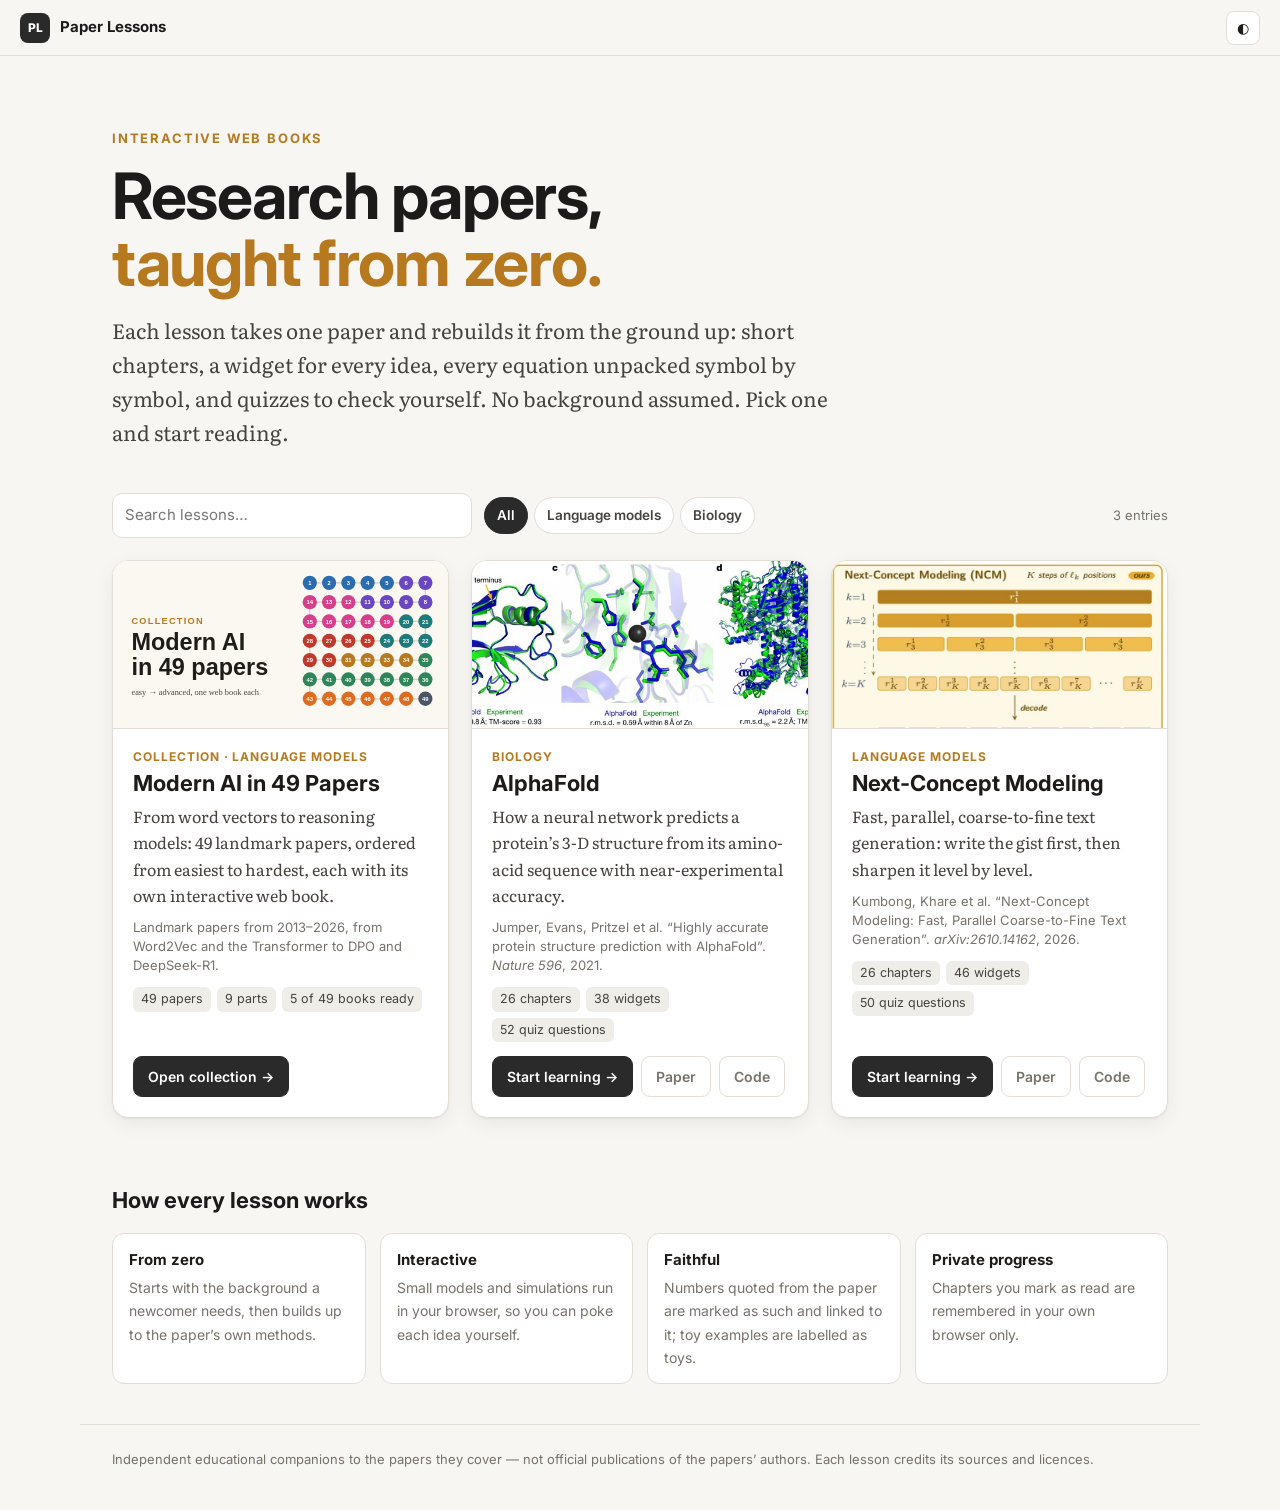
<file: index.html>
<!doctype html>
<html lang="en">
<head>
<meta charset="utf-8">
<meta name="viewport" content="width=device-width, initial-scale=1">
<title>Paper Lessons</title>
<meta name="description" content="Interactive web books that teach research papers from zero — every idea with a widget, every equation unpacked.">
<link rel="icon" href="data:image/svg+xml,%3Csvg xmlns='http://www.w3.org/2000/svg' viewBox='0 0 32 32'%3E%3Crect width='32' height='32' rx='8' fill='%23222'/%3E%3Cpath d='M9 8h10l4 4v12H9z' fill='none' stroke='white' stroke-width='2.2' stroke-linejoin='round'/%3E%3Cpath d='M12 16h8M12 20h6' stroke='white' stroke-width='2' stroke-linecap='round'/%3E%3C/svg%3E">
<link rel="preconnect" href="https://fonts.googleapis.com">
<link rel="preconnect" href="https://fonts.gstatic.com" crossorigin>
<link href="https://fonts.googleapis.com/css2?family=Inter:wght@400;500;600;700;800&family=Literata:ital,opsz,wght@0,7..72,400;0,7..72,600;1,7..72,400&display=swap" rel="stylesheet">
<link rel="stylesheet" href="home/home.css">
</head>
<body>
<header class="top">
  <a class="brand" href="./"><span class="mark">PL</span>Paper Lessons</a>
  <button class="icon-btn" id="themeBtn" aria-label="Toggle dark mode" title="Light / dark">◐</button>
</header>

<main>
  <section class="hero">
    <div class="eyebrow">Interactive web books</div>
    <h1>Research papers,<br><em>taught from zero.</em></h1>
    <p class="sub">Each lesson takes one paper and rebuilds it from the ground up: short chapters, a widget for every idea, every equation unpacked symbol by symbol, and quizzes to check yourself. No background assumed. Pick one and start reading.</p>
  </section>

  <section class="catalogue" aria-label="Lessons">
    <div class="filters">
      <input type="search" id="q" placeholder="Search lessons…" aria-label="Search lessons">
      <div class="chips" id="chips" role="group" aria-label="Filter by field"></div>
      <span class="count" id="count"></span>
    </div>
    <div class="grid" id="grid"></div>
    <p class="empty" id="empty" hidden>No lesson matches that search.</p>
  </section>

  <section class="how">
    <h2>How every lesson works</h2>
    <div class="how-grid">
      <div><b>From zero</b><span>Starts with the background a newcomer needs, then builds up to the paper’s own methods.</span></div>
      <div><b>Interactive</b><span>Small models and simulations run in your browser, so you can poke each idea yourself.</span></div>
      <div><b>Faithful</b><span>Numbers quoted from the paper are marked as such and linked to it; toy examples are labelled as toys.</span></div>
      <div><b>Private progress</b><span>Chapters you mark as read are remembered in your own browser only.</span></div>
    </div>
  </section>
</main>

<footer class="foot">Independent educational companions to the papers they cover — not official publications of the papers’ authors. Each lesson credits its sources and licences.</footer>

<script src="home/lessons.js"></script>
<script src="ai49_collection/collection.js"></script>
<script>
(function () {
  'use strict';
  var store = {
    get: function (k, d) { try { var v = localStorage.getItem(k); return v == null ? d : JSON.parse(v); } catch (e) { return d; } },
    set: function (k, v) { try { localStorage.setItem(k, JSON.stringify(v)); } catch (e) {} }
  };
  // theme (shared key so the choice carries across visits of the home page)
  var saved = store.get('home:theme', null);
  if (saved) document.documentElement.setAttribute('data-theme', saved);
  document.getElementById('themeBtn').addEventListener('click', function () {
    var cur = document.documentElement.getAttribute('data-theme') || (matchMedia('(prefers-color-scheme: dark)').matches ? 'dark' : 'light');
    var nx = cur === 'dark' ? 'light' : 'dark';
    document.documentElement.setAttribute('data-theme', nx); store.set('home:theme', nx);
  });

  var lessons = (window.LESSONS || []).slice().sort(function (a, b) { return a.added < b.added ? 1 : -1; });
  var field = 'All', query = '';
  var grid = document.getElementById('grid'), chips = document.getElementById('chips');

  function esc(s) { return String(s).replace(/[&<>"]/g, function (c) { return { '&': '&amp;', '<': '&lt;', '>': '&gt;', '"': '&quot;' }[c]; }); }
  function progress(l) {
    var done = store.get(l.store + 'done', {}), n = 0;
    for (var k in done) if (done[k]) n++;
    return { read: Math.min(n, l.stats.chapters), last: store.get(l.store + 'last', null) };
  }
  // collections: counts and reading progress across their ready books
  function collectionInfo(c) {
    var data = window[c.data] || { lessons: [], parts: [] }, read = 0, total = 0, ready = 0;
    data.lessons.forEach(function (b) {
      if (b.status !== 'ready' || !b.stats) return;
      ready++; total += b.stats.chapters;
      var p = progress({ store: 'ai49:' + b.slug + ':', stats: b.stats }); read += p.read;
    });
    var years = data.lessons.map(function (b) { return b.paper.year; });
    return { papers: data.lessons.length, parts: data.parts.length, ready: ready, read: read, total: total,
             span: years.length ? Math.min.apply(null, years) + '–' + Math.max.apply(null, years) : '' };
  }
  ['All'].concat(lessons.map(function (l) { return l.field; }).filter(function (f, i, a) { return a.indexOf(f) === i; })).forEach(function (f) {
    var b = document.createElement('button'); b.className = 'chip' + (f === field ? ' on' : ''); b.textContent = f;
    b.addEventListener('click', function () { field = f; chips.querySelectorAll('.chip').forEach(function (c) { c.classList.toggle('on', c.textContent === f); }); draw(); });
    chips.appendChild(b);
  });
  document.getElementById('q').addEventListener('input', function (e) { query = e.target.value.trim().toLowerCase(); draw(); });

  function draw() {
    var shown = lessons.filter(function (l) {
      if (field !== 'All' && l.field !== field) return false;
      if (!query) return true;
      var text = l.type === 'collection'
        ? [l.title, l.subtitle, l.field].concat(((window[l.data] || {}).lessons || []).map(function (b) { return b.title + ' ' + b.paper.title; }))
        : [l.title, l.subtitle, l.field, l.paper.authors, l.paper.title, l.paper.venue, l.paper.year];
      return text.join(' ').toLowerCase().indexOf(query) >= 0;
    });
    grid.innerHTML = shown.map(function (l) {
      if (l.type === 'collection') return collectionCard(l);
      var p = progress(l), pct = Math.round(100 * p.read / l.stats.chapters);
      var start = l.id + '/', resume = p.last ? l.id + '/#' + encodeURIComponent(p.last) : null;
      return '<article class="card">' +
        '<a class="cover" href="' + start + '" tabindex="-1" aria-hidden="true"><img src="' + esc(l.cover) + '" alt="" loading="lazy"></a>' +
        '<div class="body">' +
          '<div class="tag">' + esc(l.field) + '</div>' +
          '<h3><a href="' + start + '">' + esc(l.title) + '</a></h3>' +
          '<p class="desc">' + esc(l.subtitle) + '</p>' +
          '<p class="cite">' + esc(l.paper.authors) + ' “' + esc(l.paper.title) + '”. <i>' + esc(l.paper.venue) + '</i>, ' + esc(l.paper.year) + '.</p>' +
          '<div class="stats"><span>' + l.stats.chapters + ' chapters</span><span>' + l.stats.widgets + ' widgets</span><span>' + l.stats.quizzes + ' quiz questions</span></div>' +
          (p.read ? '<div class="prog" title="' + p.read + ' of ' + l.stats.chapters + ' chapters read"><div style="width:' + pct + '%"></div></div><div class="prog-label">' + p.read + ' / ' + l.stats.chapters + ' chapters read</div>' : '') +
          '<div class="actions">' +
            (resume ? '<a class="btn primary" href="' + resume + '">Resume →</a><a class="btn" href="' + start + '">From the start</a>' : '<a class="btn primary" href="' + start + '">Start learning →</a>') +
            '<a class="btn ghost" href="' + esc(l.paper.url) + '">Paper</a>' +
            (l.code ? '<a class="btn ghost" href="' + esc(l.code) + '">Code</a>' : '') +
          '</div>' +
        '</div></article>';
    }).join('');
    document.getElementById('empty').hidden = shown.length > 0;
    document.getElementById('count').textContent = shown.length + (shown.length === 1 ? ' entry' : ' entries');
  }
  function collectionCard(l) {
    var c = collectionInfo(l), start = l.id + '/';
    return '<article class="card">' +
      '<a class="cover" href="' + start + '" tabindex="-1" aria-hidden="true"><img src="' + esc(l.cover) + '" alt="" loading="lazy"></a>' +
      '<div class="body">' +
        '<div class="tag">Collection · ' + esc(l.field) + '</div>' +
        '<h3><a href="' + start + '">' + esc(l.title) + '</a></h3>' +
        '<p class="desc">' + esc(l.subtitle) + '</p>' +
        '<p class="cite">Landmark papers from ' + esc(c.span) + ', from Word2Vec and the Transformer to DPO and DeepSeek-R1.</p>' +
        '<div class="stats"><span>' + c.papers + ' papers</span><span>' + c.parts + ' parts</span><span>' + c.ready + ' of ' + c.papers + ' books ready</span></div>' +
        (c.read ? '<div class="prog" title="' + c.read + ' of ' + c.total + ' chapters read"><div style="width:' + Math.round(100 * c.read / c.total) + '%"></div></div><div class="prog-label">' + c.read + ' / ' + c.total + ' chapters read</div>' : '') +
        '<div class="actions"><a class="btn primary" href="' + start + '">Open collection →</a></div>' +
      '</div></article>';
  }
  draw();
})();
</script>
</body>
</html>
</file>
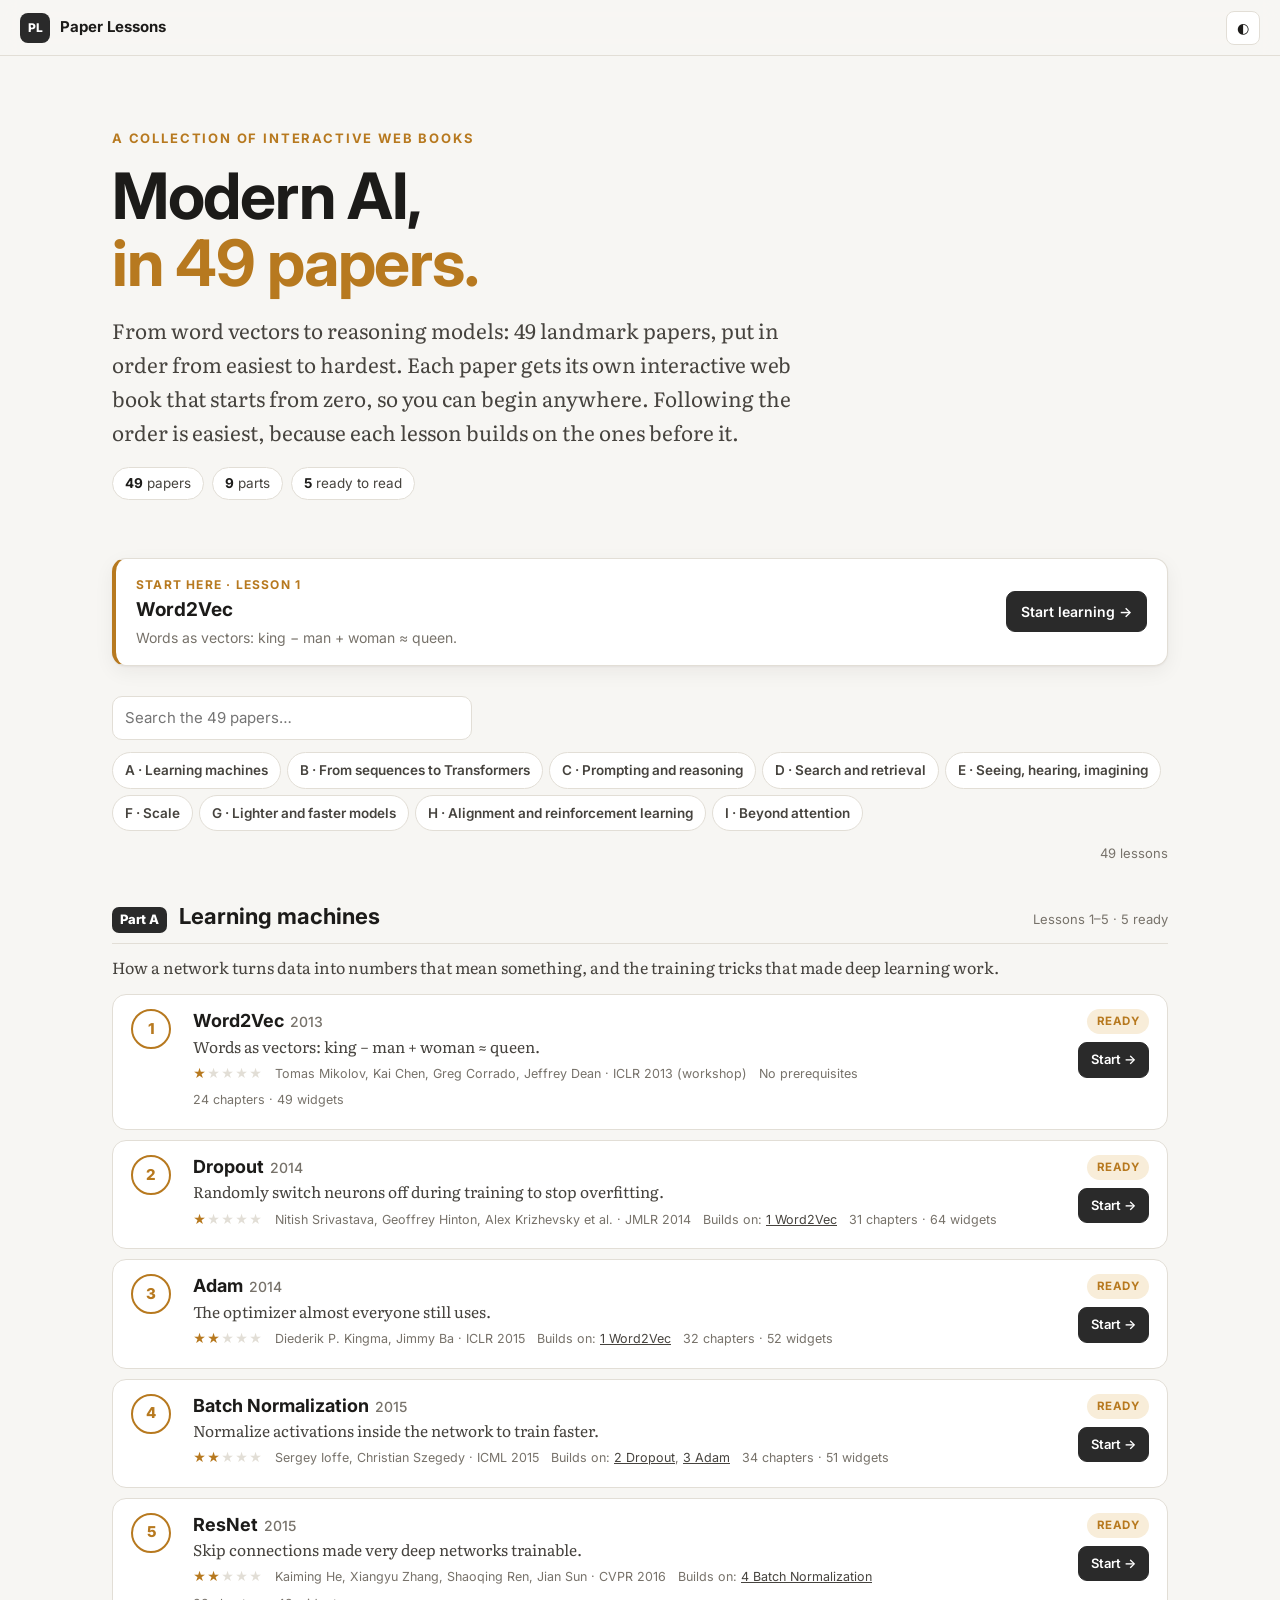
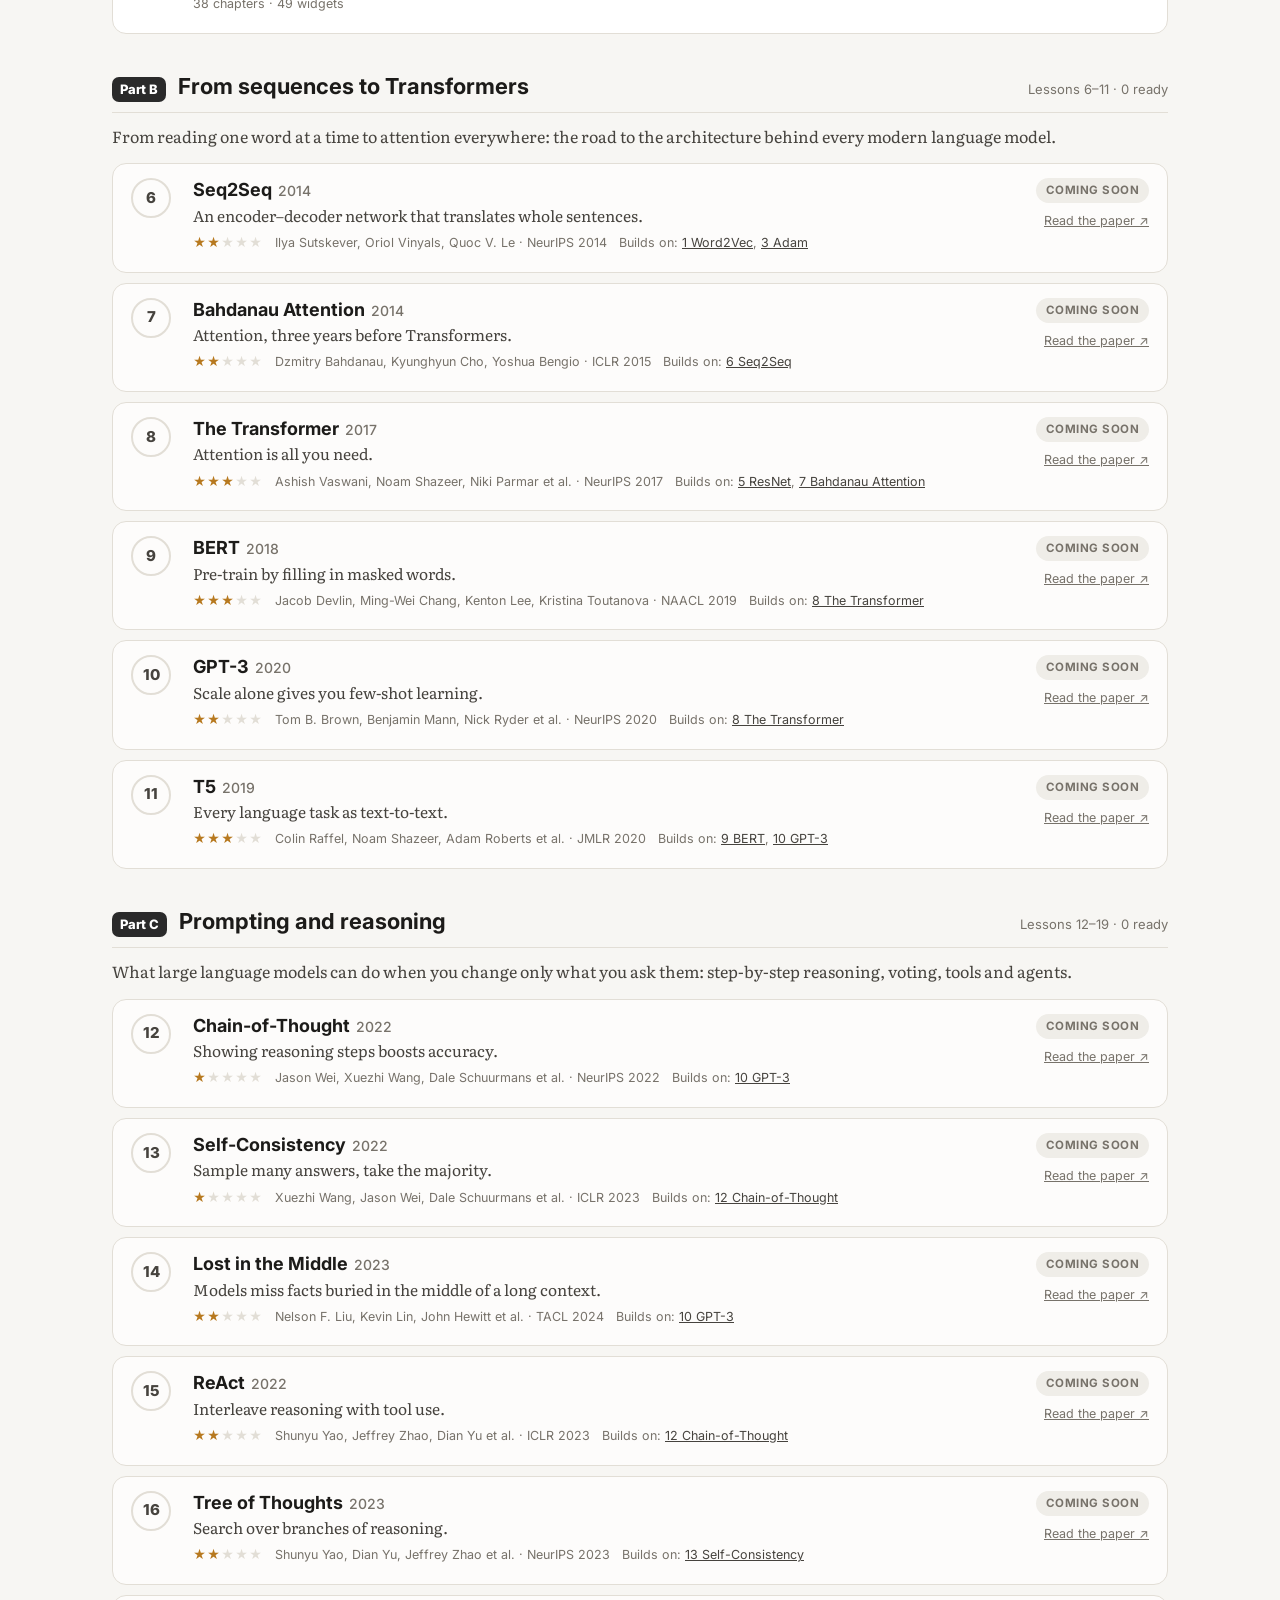
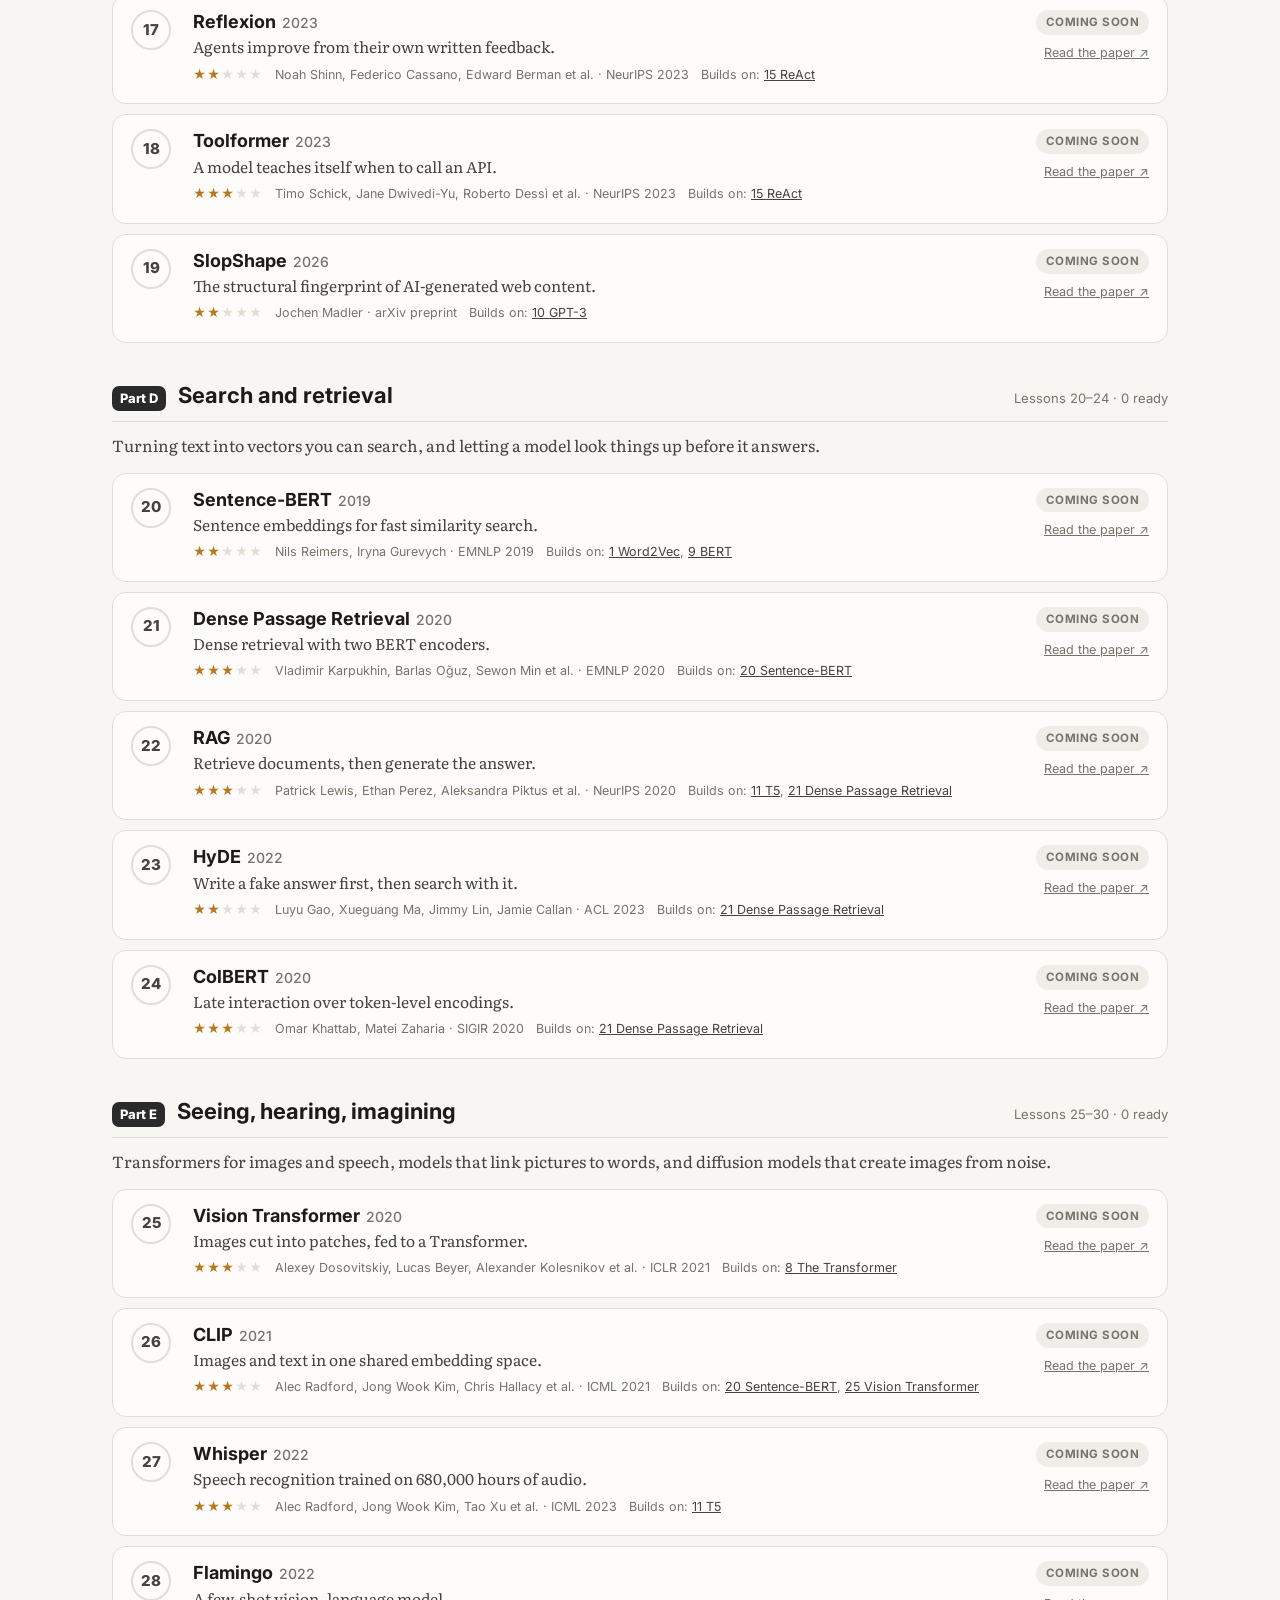
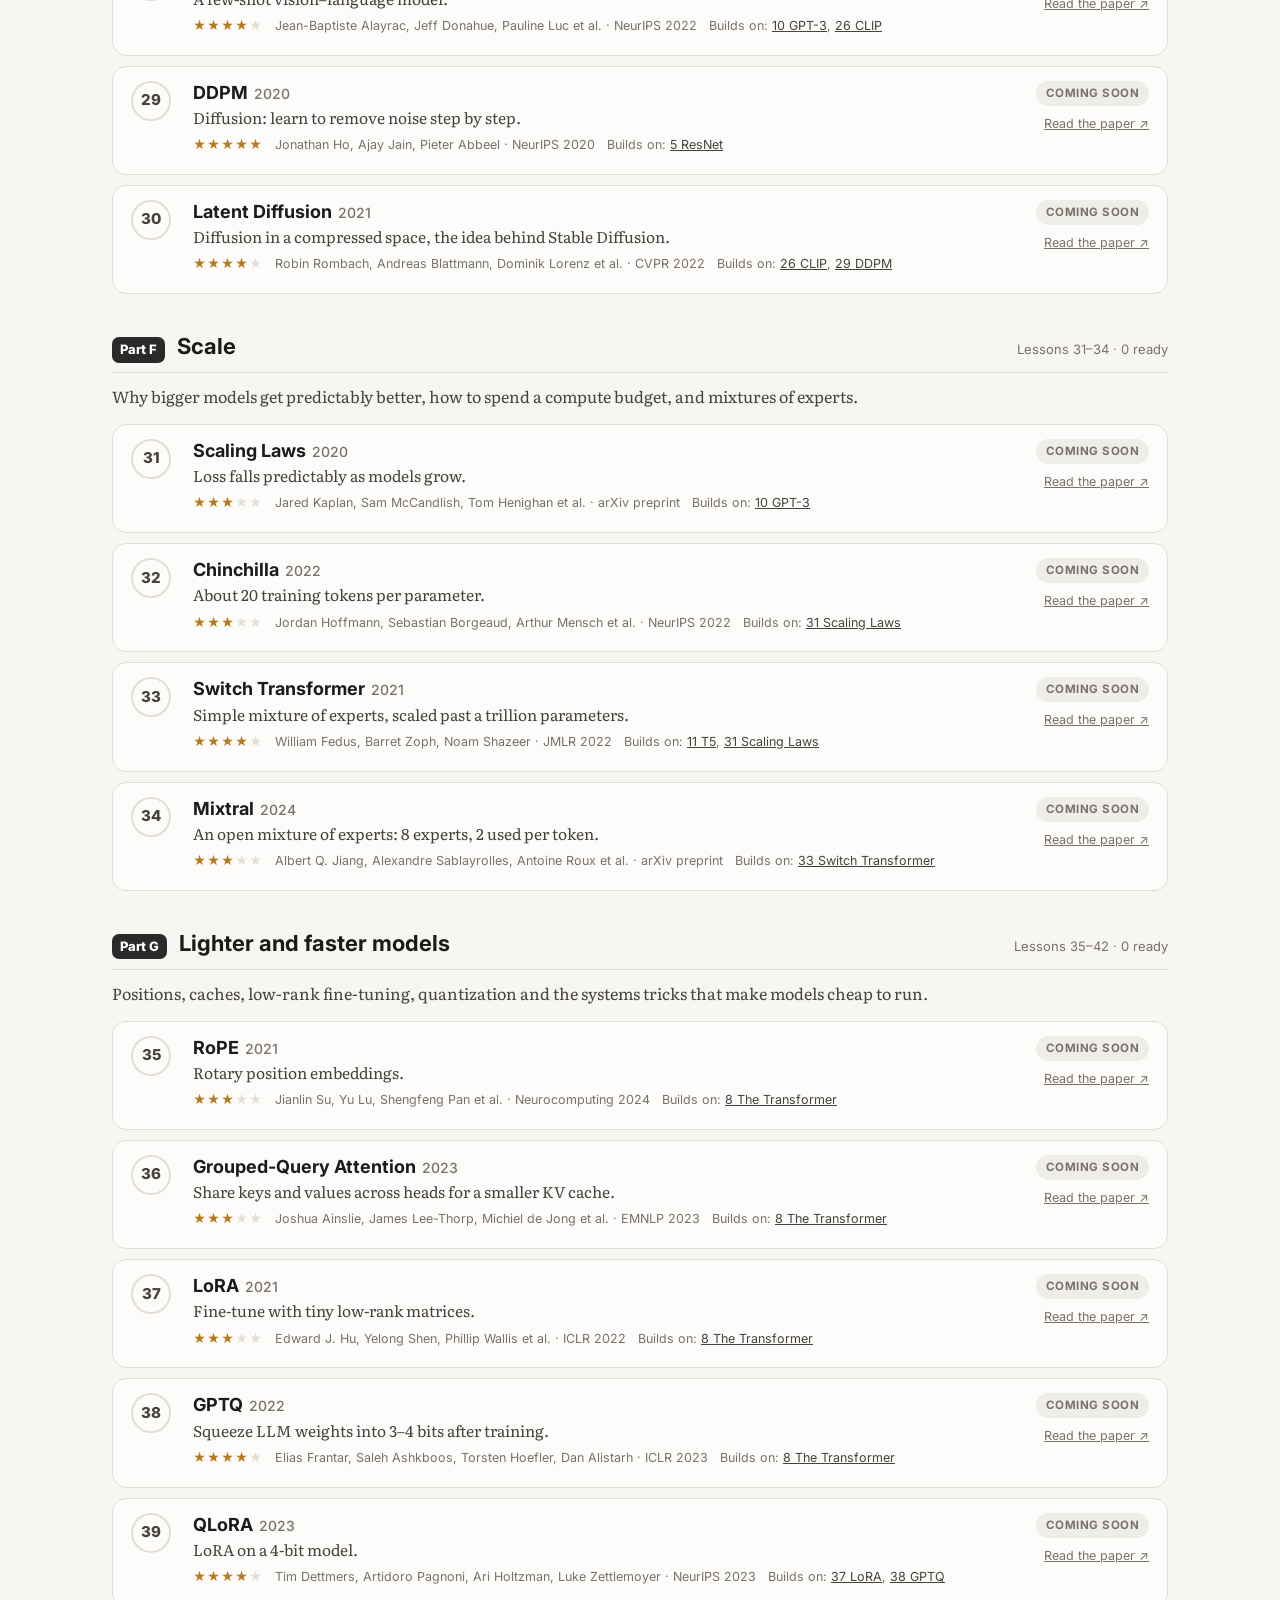
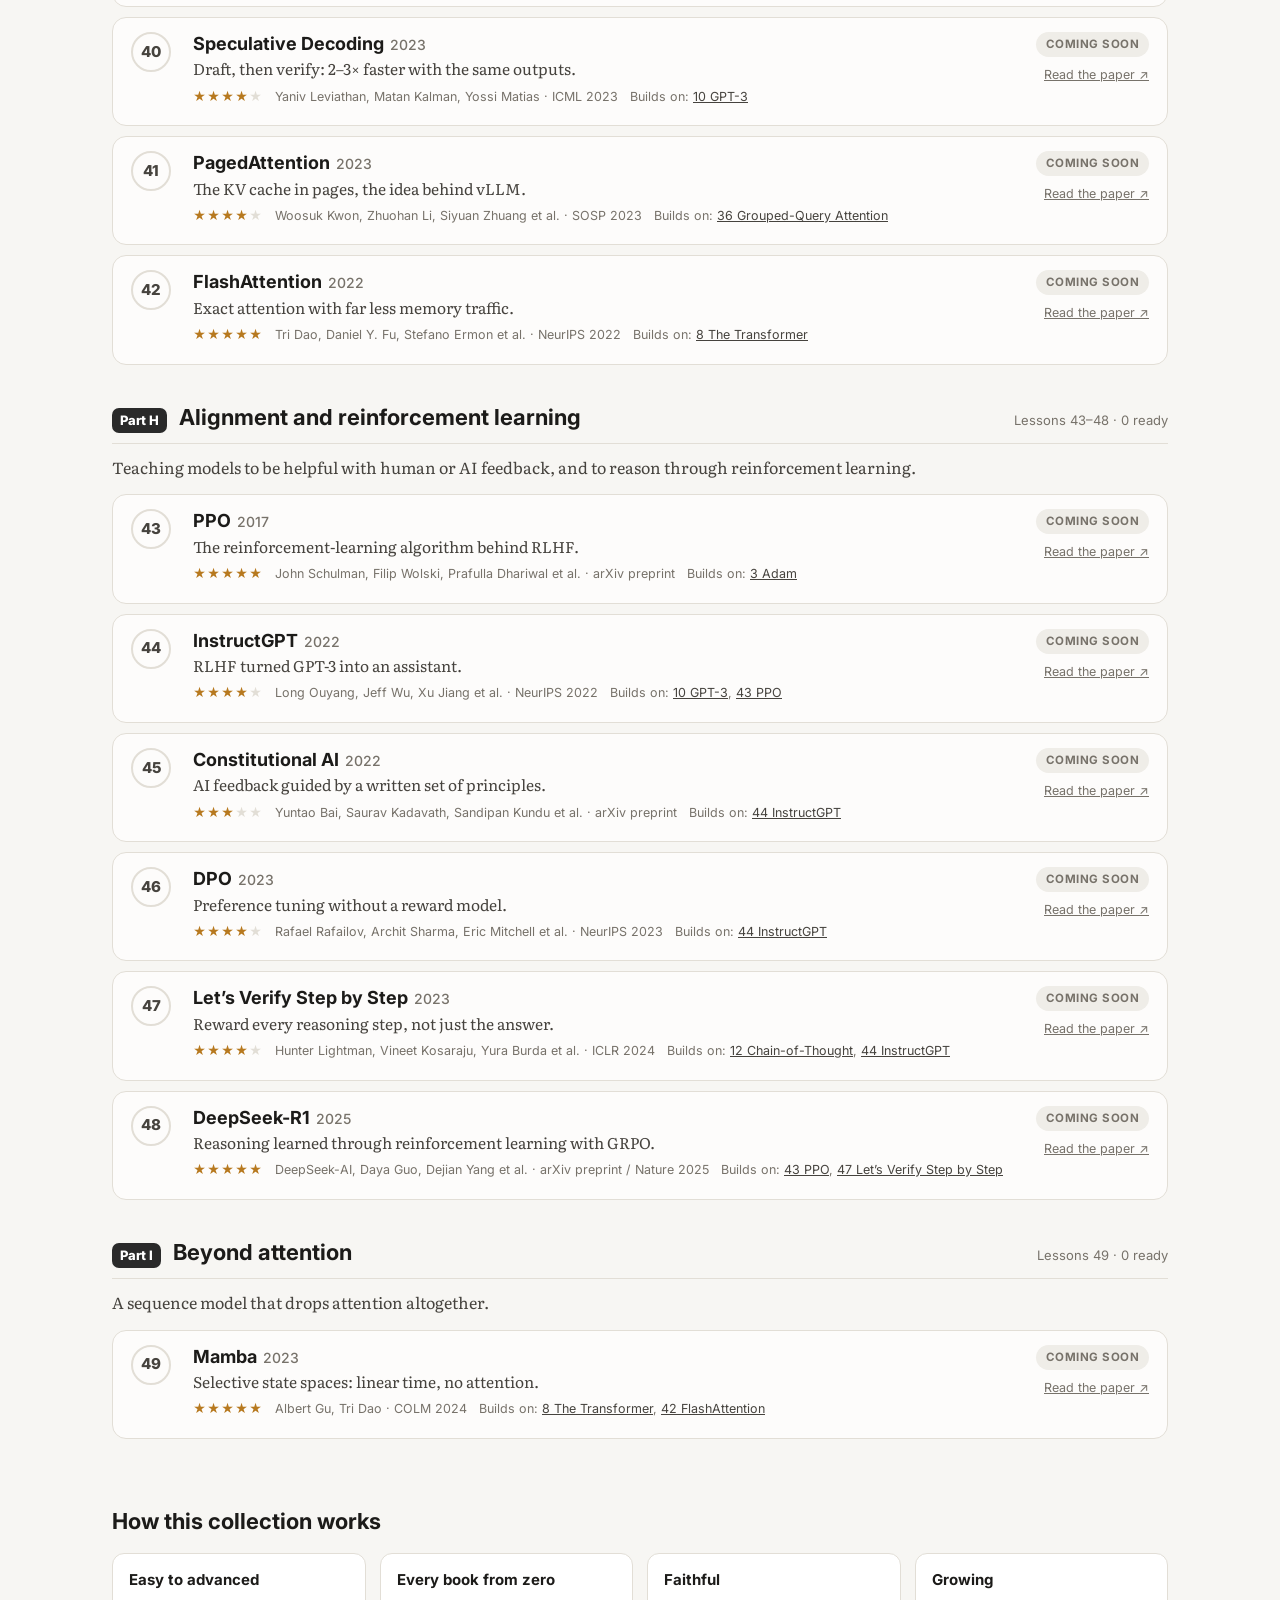
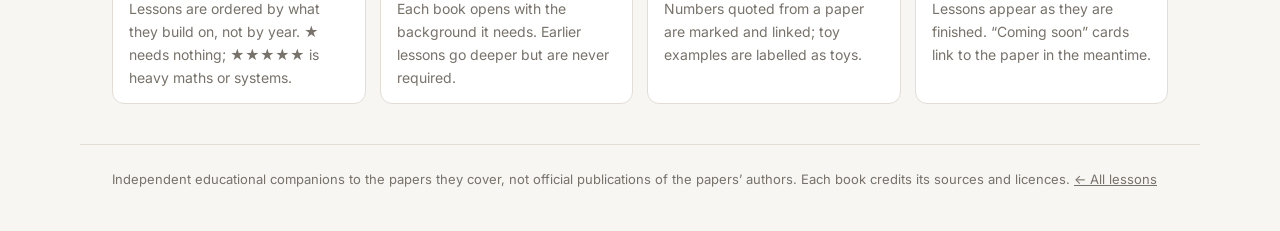
<file: ai49_collection/index.html>
<!doctype html>
<html lang="en">
<head>
<meta charset="utf-8">
<meta name="viewport" content="width=device-width, initial-scale=1">
<title>Modern AI in 49 Papers · Paper Lessons</title>
<meta name="description" content="49 interactive web books, from word vectors to reasoning models, ordered from easiest to hardest. Each one teaches one landmark paper from zero.">
<link rel="icon" href="cover.svg">
<link rel="preconnect" href="https://fonts.googleapis.com">
<link rel="preconnect" href="https://fonts.gstatic.com" crossorigin>
<link href="https://fonts.googleapis.com/css2?family=Inter:wght@400;500;600;700;800&family=Literata:ital,opsz,wght@0,7..72,400;0,7..72,600;1,7..72,400&display=swap" rel="stylesheet">
<link rel="stylesheet" href="../home/home.css">
<link rel="stylesheet" href="collection.css">
</head>
<body>
<header class="top">
  <a class="brand" href="../"><span class="mark">PL</span>Paper Lessons</a>
  <button class="icon-btn" id="themeBtn" aria-label="Toggle dark mode" title="Light / dark">◐</button>
</header>

<main>
  <section class="hero">
    <div class="eyebrow">A collection of interactive web books</div>
    <h1>Modern AI,<br><em>in 49 papers.</em></h1>
    <p class="sub">From word vectors to reasoning models: 49 landmark papers, put in order from easiest to hardest. Each paper gets its own interactive web book that starts from zero, so you can begin anywhere. Following the order is easiest, because each lesson builds on the ones before it.</p>
    <div class="meta-row" id="metaRow"></div>
    <div class="overall" id="overall"></div>
  </section>

  <div class="next-up" id="nextUp"></div>

  <div class="filters">
    <input type="search" id="q" placeholder="Search the 49 papers…" aria-label="Search lessons">
    <div class="chips" id="chips" role="group" aria-label="Jump to part"></div>
    <span class="count" id="count"></span>
  </div>

  <div id="parts"></div>
  <p class="empty" id="empty" hidden>No lesson matches that search.</p>

  <section class="how">
    <h2>How this collection works</h2>
    <div class="how-grid">
      <div><b>Easy to advanced</b><span>Lessons are ordered by what they build on, not by year. ★ needs nothing; ★★★★★ is heavy maths or systems.</span></div>
      <div><b>Every book from zero</b><span>Each book opens with the background it needs. Earlier lessons go deeper but are never required.</span></div>
      <div><b>Faithful</b><span>Numbers quoted from a paper are marked and linked; toy examples are labelled as toys.</span></div>
      <div><b>Growing</b><span>Lessons appear as they are finished. “Coming soon” cards link to the paper in the meantime.</span></div>
    </div>
  </section>
</main>

<footer class="foot">Independent educational companions to the papers they cover, not official publications of the papers’ authors. Each book credits its sources and licences. <a href="../">← All lessons</a></footer>

<script src="collection.js"></script>
<script>
(function () {
  'use strict';
  var C = window.AI49, THEME = 'ai49:theme';
  function get(k, d) { try { var v = localStorage.getItem(k); return v == null ? d : JSON.parse(v); } catch (e) { return d; } }
  function set(k, v) { try { localStorage.setItem(k, JSON.stringify(v)); } catch (e) {} }
  var saved = get(THEME, null);
  if (saved) document.documentElement.setAttribute('data-theme', saved);
  document.getElementById('themeBtn').addEventListener('click', function () {
    var cur = document.documentElement.getAttribute('data-theme') || (matchMedia('(prefers-color-scheme: dark)').matches ? 'dark' : 'light');
    var nx = cur === 'dark' ? 'light' : 'dark';
    document.documentElement.setAttribute('data-theme', nx); set(THEME, nx);
  });

  function esc(s) { return String(s).replace(/[&<>"]/g, function (c) { return { '&': '&amp;', '<': '&lt;', '>': '&gt;', '"': '&quot;' }[c]; }); }
  var bySlug = {}; C.lessons.forEach(function (l) { bySlug[l.slug] = l; });
  function prog(l) {
    if (l.status !== 'ready' || !l.stats) return { read: 0, total: 0, last: null };
    var d = get('ai49:' + l.slug + ':done', {}), n = 0;
    for (var k in d) if (d[k]) n++;
    return { read: Math.min(n, l.stats.chapters), total: l.stats.chapters, last: get('ai49:' + l.slug + ':last', null) };
  }
  function stars(n) { var s = ''; for (var i = 1; i <= 5; i++) s += i <= n ? '★' : '<i>★</i>'; return s; }

  // header numbers
  var ready = C.lessons.filter(function (l) { return l.status === 'ready'; });
  var totalCh = 0, readCh = 0, doneLessons = 0;
  ready.forEach(function (l) { var p = prog(l); totalCh += p.total; readCh += p.read; if (p.total && p.read >= p.total) doneLessons++; });
  document.getElementById('metaRow').innerHTML =
    '<span><b>' + C.lessons.length + '</b> papers</span><span><b>' + C.parts.length + '</b> parts</span>' +
    '<span><b>' + ready.length + '</b> ready to read</span>' + (doneLessons ? '<span><b>' + doneLessons + '</b> finished by you</span>' : '');
  if (readCh) document.getElementById('overall').innerHTML =
    '<div class="prog"><div style="width:' + Math.round(100 * readCh / totalCh) + '%"></div></div><div class="prog-label">' + readCh + ' of ' + totalCh + ' chapters read across the ready lessons</div>';

  // next up: first ready lesson not finished; else the first planned one
  var next = ready.filter(function (l) { var p = prog(l); return p.read < p.total; })[0];
  var nu = document.getElementById('nextUp');
  if (next) {
    var p = prog(next), href = next.slug + '/' + (p.last ? '#' + encodeURIComponent(p.last) : '');
    nu.innerHTML = '<div class="grow"><div class="lbl">' + (p.read ? 'Continue' : 'Start here') + ' · Lesson ' + next.n + '</div><div class="t">' + esc(next.title) + '</div><div class="b">' + esc(next.blurb) + '</div></div>' +
      '<a class="btn primary" href="' + href + '">' + (p.read ? 'Resume →' : 'Start learning →') + '</a>';
  } else {
    var first = C.lessons[0];
    nu.innerHTML = '<div class="grow"><div class="lbl">Coming first · Lesson 1</div><div class="t">' + esc(first.title) + '</div><div class="b">The first books are being written. ' + esc(first.blurb) + '</div></div>' +
      '<a class="btn" href="' + esc(first.paper.url) + '">Read the paper</a>';
  }

  // chips jump to parts
  var chips = document.getElementById('chips');
  C.parts.forEach(function (pt) {
    var a = document.createElement('a'); a.className = 'chip'; a.href = '#part-' + pt.id; a.textContent = pt.id + ' · ' + pt.title; a.style.textDecoration = 'none';
    chips.appendChild(a);
  });

  var query = '';
  document.getElementById('q').addEventListener('input', function (e) { query = e.target.value.trim().toLowerCase(); draw(); });

  function row(l) {
    var p = prog(l), isReady = l.status === 'ready', href = l.slug + '/';
    var done = p.total && p.read >= p.total;
    var builds = l.builds_on.map(function (s) { var b = bySlug[s]; return '<a href="#l-' + s + '">' + b.n + ' ' + esc(b.title) + '</a>'; }).join(', ');
    var side = isReady
      ? '<span class="badge ready">' + (done ? 'Finished' : 'Ready') + '</span>' +
        (p.read ? '<div class="prog" title="' + p.read + ' of ' + p.total + ' chapters read"><div style="width:' + Math.round(100 * p.read / p.total) + '%"></div></div>' : '') +
        '<a class="btn primary" href="' + href + (p.last ? '#' + encodeURIComponent(p.last) : '') + '">' + (p.read ? 'Resume' : 'Start') + ' →</a>'
      : '<span class="badge soon">Coming soon</span><a class="src" href="' + esc(l.paper.url) + '">Read the paper ↗</a>';
    var title = isReady ? '<a href="' + href + '">' + esc(l.title) + '</a>' : esc(l.title);
    return '<li class="lesson ' + (isReady ? 'ready' : 'planned') + (done ? ' done' : '') + '" id="l-' + l.slug + '">' +
      '<div class="num">' + (done ? '✓' : l.n) + '</div>' +
      '<div><h3>' + title + '<span class="yr">' + l.paper.year + '</span></h3>' +
      '<p class="bl">' + esc(l.blurb) + '</p>' +
      '<div class="meta"><span class="diff" title="Difficulty ' + l.difficulty + ' of 5">' + stars(l.difficulty) + '</span>' +
      '<span>' + esc(l.paper.authors) + ' · ' + esc(l.paper.venue) + '</span>' +
      (builds ? '<span>Builds on: ' + builds + '</span>' : '<span>No prerequisites</span>') +
      (isReady && l.stats ? '<span>' + l.stats.chapters + ' chapters · ' + l.stats.widgets + ' widgets</span>' : '') + '</div></div>' +
      '<div class="side">' + side + '</div></li>';
  }
  function draw() {
    var html = '', shown = 0;
    C.parts.forEach(function (pt) {
      var ls = C.lessons.filter(function (l) {
        if (l.part !== pt.id) return false;
        if (!query) return true;
        return [l.title, l.blurb, l.paper.title, l.paper.authors, l.paper.venue, l.paper.year].join(' ').toLowerCase().indexOf(query) >= 0;
      });
      if (!ls.length) return;
      shown += ls.length;
      var nReady = ls.filter(function (l) { return l.status === 'ready'; }).length;
      html += '<section class="part" id="part-' + pt.id + '"><div class="part-head"><span class="letter">Part ' + pt.id + '</span><h2>' + esc(pt.title) + '</h2>' +
        '<span class="pc">Lessons ' + ls[0].n + (ls.length > 1 ? '–' + ls[ls.length - 1].n : '') + ' · ' + nReady + ' ready</span></div>' +
        (query ? '' : '<p class="part-desc">' + esc(pt.desc) + '</p>') +
        '<ol class="lessons">' + ls.map(row).join('') + '</ol></section>';
    });
    document.getElementById('parts').innerHTML = html;
    document.getElementById('empty').hidden = shown > 0;
    document.getElementById('count').textContent = shown + (shown === 1 ? ' lesson' : ' lessons');
  }
  draw();
})();
</script>
</body>
</html>
</file>
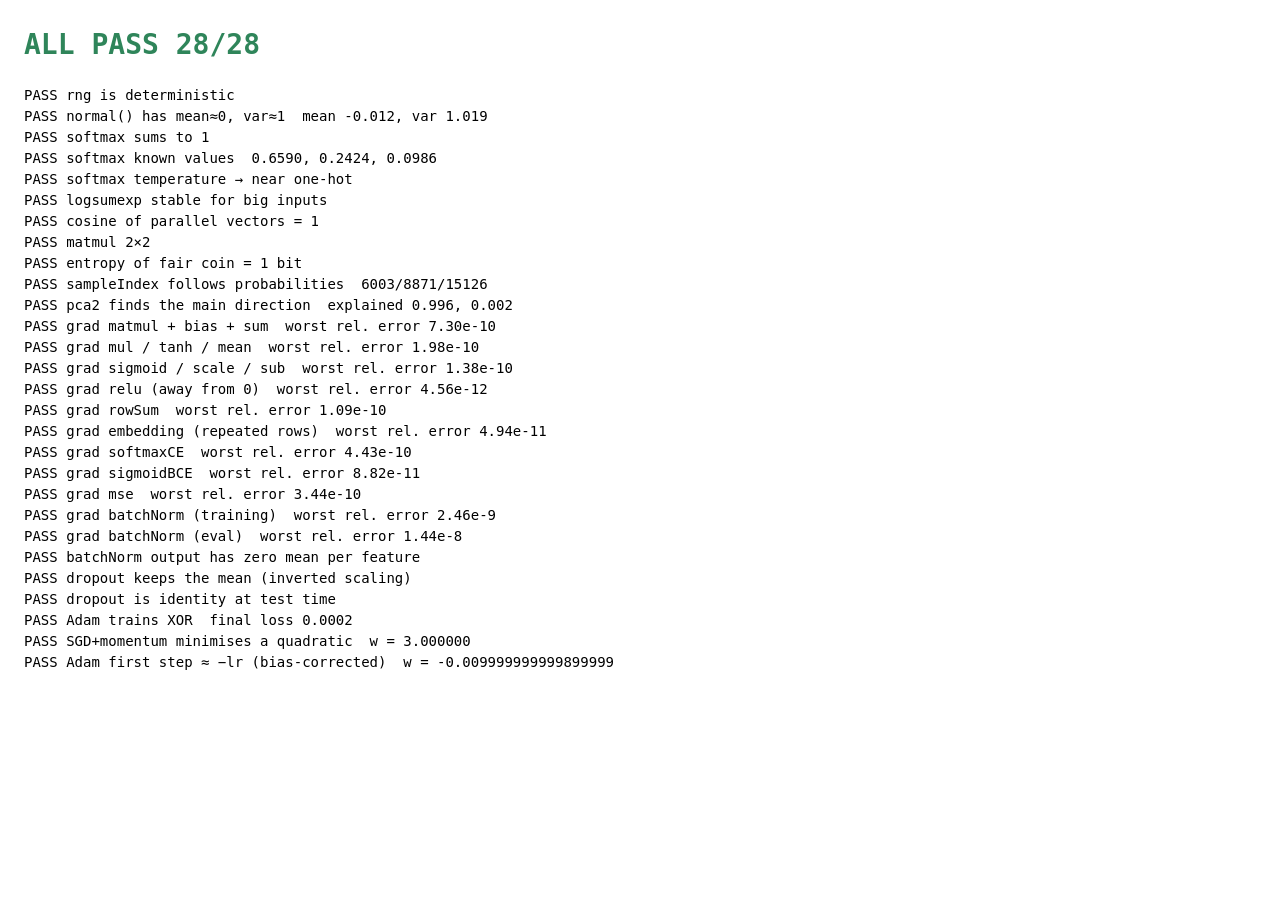
<file: ai49_collection/shared/lib/tests.html>
<!doctype html>
<html lang="en">
<head>
<meta charset="utf-8">
<title>Shared library tests</title>
<style>body{font:14px/1.5 ui-monospace,Consolas,monospace;margin:24px} .pass{color:#2f855a} .fail{color:#c0392b;font-weight:700}</style>
</head>
<body>
<h1 id="summary">running…</h1>
<pre id="out"></pre>
<script src="math.js"></script>
<script src="nn.js"></script>
<script>
/* Open this page (or: chrome --headless --dump-dom tests.html) to check the shared maths and autograd.
   Gradients are compared with central finite differences. */
(function () {
  'use strict';
  const out = [], results = [];
  function check(name, ok, detail) { results.push(ok); out.push((ok ? 'PASS ' : 'FAIL ') + name + (detail ? '  ' + detail : '')); }
  function close(a, b, tol) { return Math.abs(a - b) <= (tol || 1e-6) * Math.max(1, Math.abs(a), Math.abs(b)); }

  // generic gradient check: build(params) returns a 1×1 loss tensor
  function gradCheck(name, params, build, tol) {
    NN.zeroGrad(params);
    const loss = build(); loss.backward();
    let worst = 0, ok = true;
    params.forEach(function (p) {
      for (let i = 0; i < p.data.length; i++) {
        const old = p.data[i], h = 1e-5;
        p.data[i] = old + h; const lp = build().item();
        p.data[i] = old - h; const lm = build().item();
        p.data[i] = old;
        const num = (lp - lm) / (2 * h), ana = p.grad ? p.grad[i] : 0;
        const err = Math.abs(num - ana) / Math.max(1e-6, Math.abs(num) + Math.abs(ana));
        worst = Math.max(worst, err);
        if (err > (tol || 1e-4) && Math.abs(num - ana) > 1e-7) ok = false;
      }
    });
    check('grad ' + name, ok, 'worst rel. error ' + worst.toExponential(2));
  }

  // ---------- math.js ----------
  const r1 = ML.rng(42), r2 = ML.rng(42);
  check('rng is deterministic', ML.range(5).every(function () { return r1.next() === r2.next(); }));
  const rn = ML.rng(7), xs = ML.range(20000).map(function () { return rn.normal(); });
  check('normal() has mean≈0, var≈1', Math.abs(ML.mean(xs)) < 0.03 && Math.abs(ML.variance(xs) - 1) < 0.04, 'mean ' + ML.mean(xs).toFixed(3) + ', var ' + ML.variance(xs).toFixed(3));
  const sm = ML.softmax([2, 1, 0.1]);
  check('softmax sums to 1', close(ML.sum(sm), 1));
  check('softmax known values', close(sm[0], 0.6590011388859679, 1e-9), sm.map(function (x) { return x.toFixed(4); }).join(', '));
  check('softmax temperature → near one-hot', ML.softmax([2, 1, 0], 0.05)[0] > 0.999);
  check('logsumexp stable for big inputs', close(ML.logsumexp([1000, 1000]), 1000 + Math.log(2)));
  check('cosine of parallel vectors = 1', close(ML.cosine([1, 2, 3], [2, 4, 6]), 1));
  check('matmul 2×2', JSON.stringify(ML.matmul([[1, 2], [3, 4]], [[5, 6], [7, 8]])) === '[[19,22],[43,50]]');
  check('entropy of fair coin = 1 bit', close(ML.entropy([0.5, 0.5], 2), 1));
  const rs = ML.rng(3); let counts = [0, 0, 0];
  for (let i = 0; i < 30000; i++) counts[ML.sampleIndex([0.2, 0.3, 0.5], rs)]++;
  check('sampleIndex follows probabilities', Math.abs(counts[2] / 30000 - 0.5) < 0.01, counts.join('/'));
  // PCA: points spread along (1,1,0) direction mostly
  const rp = ML.rng(5), pts = ML.range(200).map(function () { const t = rp.normal(0, 3); return [t + rp.normal(0, .2), t + rp.normal(0, .2), rp.normal(0, .2)]; });
  const pc = ML.pca2(pts);
  check('pca2 finds the main direction', Math.abs(Math.abs(pc.components[0][0]) - Math.SQRT1_2) < 0.02 && pc.explained[0] > 0.95, 'explained ' + pc.explained.map(function (e) { return e.toFixed(3); }).join(', '));

  // ---------- nn.js: gradients of every op ----------
  const R = ML.rng(11);
  const A = NN.param(3, 4, R, 1), B = NN.param(4, 2, R, 1), bias = NN.param(1, 2, R, 1), C = NN.param(3, 4, R, 1);
  gradCheck('matmul + bias + sum', [A, B, bias], function () { return NN.sum(NN.add(NN.matmul(A, B), bias)); });
  gradCheck('mul / tanh / mean', [A, C], function () { return NN.mean(NN.tanh(NN.mul(A, C))); });
  gradCheck('sigmoid / scale / sub', [A, C], function () { return NN.sum(NN.sub(NN.sigmoid(A), NN.scale(C, 0.5))); });
  gradCheck('relu (away from 0)', [A], function () { return NN.sum(NN.mul(NN.relu(A), NN.relu(A))); });
  gradCheck('rowSum', [A, C], function () { return NN.sum(NN.mul(NN.rowSum(NN.mul(A, C)), NN.rowSum(A))); });
  const E = NN.param(6, 3, R, 1);
  gradCheck('embedding (repeated rows)', [E], function () { return NN.sum(NN.tanh(NN.embedding(E, [0, 2, 2, 5]))); });
  gradCheck('softmaxCE', [A, B], function () { return NN.softmaxCE(NN.matmul(A, B), [0, 1, 1]); });
  const Lg = NN.param(5, 1, R, 2);
  gradCheck('sigmoidBCE', [Lg], function () { return NN.sigmoidBCE(Lg, [1, 0, 1, 1, 0]); });
  const T = NN.tensor([[1, 0], [0, 1], [1, 1]]);
  gradCheck('mse', [A, B], function () { return NN.mse(NN.matmul(A, B), T); });
  const X = NN.param(5, 3, R, 2), gam = NN.param(1, 3, R, 1), bet = NN.param(1, 3, R, 1), W2 = NN.param(3, 2, R, 1);
  gradCheck('batchNorm (training)', [X, gam, bet, W2], function () { return NN.sum(NN.tanh(NN.matmul(NN.batchNorm(X, gam, bet), W2))); }, 1e-3);
  const run = { mean: [0.1, -0.2, 0.3], var: [1.5, 0.7, 2.0] };
  gradCheck('batchNorm (eval)', [X, gam, bet], function () { return NN.sum(NN.tanh(NN.batchNorm(X, gam, bet, { training: false, running: run }))); });
  const bn = NN.batchNorm(X, NN.full(1, 3, 1), NN.zeros(1, 3));
  const colMeans = [0, 1, 2].map(function (j) { return ML.mean(bn.toArray().map(function (r) { return r[j]; })); });
  check('batchNorm output has zero mean per feature', colMeans.every(function (m) { return Math.abs(m) < 1e-9; }));
  // dropout: fixed mask → gradient matches; expected value preserved
  const D = NN.param(200, 50, R, 1), dr = NN.dropout(D, 0.5, ML.rng(9), true);
  check('dropout keeps the mean (inverted scaling)', Math.abs(ML.mean(Array.from(dr.data)) - ML.mean(Array.from(D.data))) < 0.05);
  check('dropout is identity at test time', NN.dropout(D, 0.5, ML.rng(9), false) === D);

  // ---------- training end to end ----------
  // XOR with a 2-8-2 MLP, Adam
  const rx = ML.rng(1), l1 = new NN.Linear(2, 8, rx), l2 = new NN.Linear(8, 2, rx);
  const Xx = NN.tensor([[0, 0], [0, 1], [1, 0], [1, 1]]), yx = [0, 1, 1, 0];
  const opt = new NN.Adam(l1.params.concat(l2.params), { lr: 0.05 });
  let lossX;
  for (let it = 0; it < 400; it++) { NN.zeroGrad(opt.params); lossX = NN.softmaxCE(l2.forward(NN.tanh(l1.forward(Xx))), yx); lossX.backward(); opt.step(); }
  check('Adam trains XOR', lossX.item() < 0.02, 'final loss ' + lossX.item().toFixed(4));
  // SGD with momentum on a 1-D quadratic f(w) = (w-3)^2
  const w = NN.full(1, 1, -2, true), sgd = new NN.SGD([w], { lr: 0.1, momentum: 0.5 });
  for (let it = 0; it < 100; it++) { NN.zeroGrad([w]); const d = NN.add(w, NN.full(1, 1, -3)); NN.mul(d, d).backward(); sgd.step(); }
  check('SGD+momentum minimises a quadratic', close(w.item(), 3, 1e-4), 'w = ' + w.item().toFixed(6));
  // Adam first step size ≈ lr regardless of gradient scale (bias correction)
  const wa = NN.full(1, 1, 0, true), ad = new NN.Adam([wa], { lr: 0.01 });
  NN.zeroGrad([wa]); NN.scale(wa, 1000).backward(); ad.step();
  check('Adam first step ≈ −lr (bias-corrected)', close(wa.item(), -0.01, 1e-6), 'w = ' + wa.item());

  const nPass = results.filter(Boolean).length;
  document.getElementById('summary').textContent = (nPass === results.length ? 'ALL PASS ' : 'FAILURES ') + nPass + '/' + results.length;
  document.getElementById('summary').className = nPass === results.length ? 'pass' : 'fail';
  document.getElementById('out').textContent = out.join('\n');
})();
</script>
</body>
</html>
</file>
<file: home/home.css>
/* Paper Lessons — home page */
:root {
  --bg: #f7f6f3; --bg-soft: #efede8; --panel: #ffffff; --ink: #1c1b19; --ink-soft: #46433e; --muted: #77726a;
  --line: #e2ded6; --accent: #2a2a2a; --accent-ink: #ffffff; --hl: #b7791f; --hl-soft: #f8edd9;
  --shadow: 0 1px 2px rgba(30, 25, 15, .05), 0 6px 20px rgba(30, 25, 15, .06);
  --font-body: "Literata", Georgia, serif; --font-ui: "Inter", system-ui, -apple-system, "Segoe UI", sans-serif;
}
:root[data-theme="dark"] {
  --bg: #121212; --bg-soft: #1b1b1a; --panel: #1f1f1e; --ink: #ecebe7; --ink-soft: #cbc8c1; --muted: #9a958c;
  --line: #34322e; --accent: #ecebe7; --accent-ink: #121212; --hl: #e0a43a; --hl-soft: #3a2e17;
  --shadow: 0 1px 2px rgba(0, 0, 0, .3), 0 6px 20px rgba(0, 0, 0, .3);
}
@media (prefers-color-scheme: dark) {
  :root:not([data-theme="light"]) {
    --bg: #121212; --bg-soft: #1b1b1a; --panel: #1f1f1e; --ink: #ecebe7; --ink-soft: #cbc8c1; --muted: #9a958c;
    --line: #34322e; --accent: #ecebe7; --accent-ink: #121212; --hl: #e0a43a; --hl-soft: #3a2e17;
    --shadow: 0 1px 2px rgba(0, 0, 0, .3), 0 6px 20px rgba(0, 0, 0, .3);
  }
}
* { box-sizing: border-box; }
body { margin: 0; background: var(--bg); color: var(--ink); font-family: var(--font-body); font-size: 18px; line-height: 1.65; -webkit-font-smoothing: antialiased; }
a { color: inherit; }
main { max-width: 1120px; margin: 0 auto; padding: 0 32px; }

.top { position: sticky; top: 0; z-index: 10; display: flex; align-items: center; justify-content: space-between; height: 56px; padding: 0 20px; background: color-mix(in srgb, var(--bg) 88%, transparent); backdrop-filter: blur(10px); border-bottom: 1px solid var(--line); font-family: var(--font-ui); }
.brand { display: flex; align-items: center; gap: 10px; font-weight: 700; font-size: 15px; text-decoration: none; }
.brand .mark { display: inline-grid; place-items: center; width: 30px; height: 30px; border-radius: 8px; background: var(--accent); color: var(--accent-ink); font-size: 12px; font-weight: 800; }
.icon-btn { font-family: var(--font-ui); border: 1px solid var(--line); background: var(--panel); color: var(--ink); border-radius: 8px; height: 34px; min-width: 34px; cursor: pointer; font-size: 14px; }
.icon-btn:hover { border-color: var(--ink-soft); }

.hero { padding: 72px 0 36px; }
.eyebrow { font-family: var(--font-ui); font-size: 13px; font-weight: 700; letter-spacing: .14em; text-transform: uppercase; color: var(--hl); }
.hero h1 { font-family: var(--font-ui); font-size: clamp(38px, 6vw, 64px); line-height: 1.05; letter-spacing: -.02em; margin: .2em 0 .25em; }
.hero h1 em { font-style: normal; color: var(--hl); }
.hero .sub { font-size: 1.15em; color: var(--ink-soft); max-width: 720px; margin: 0; }

.filters { display: flex; flex-wrap: wrap; align-items: center; gap: 12px; margin: 8px 0 22px; font-family: var(--font-ui); }
.filters input { flex: 1 1 240px; max-width: 360px; font: inherit; font-size: 15px; padding: 9px 12px; border-radius: 10px; border: 1px solid var(--line); background: var(--panel); color: var(--ink); }
.chips { display: flex; flex-wrap: wrap; gap: 6px; }
.chip { font: inherit; font-size: 13.5px; font-weight: 600; padding: 6px 12px; border-radius: 999px; border: 1px solid var(--line); background: var(--panel); color: var(--ink-soft); cursor: pointer; }
.chip.on { background: var(--accent); color: var(--accent-ink); border-color: var(--accent); }
.count { margin-left: auto; font-size: 13px; color: var(--muted); }

.grid { display: grid; grid-template-columns: repeat(auto-fill, minmax(min(100%, 330px), 1fr)); gap: 22px; }
.card { display: flex; flex-direction: column; background: var(--panel); border: 1px solid var(--line); border-radius: 16px; overflow: hidden; box-shadow: var(--shadow); transition: transform .15s, box-shadow .15s; }
.card:hover { transform: translateY(-2px); }
.cover { display: block; aspect-ratio: 16 / 8; background: #fff; border-bottom: 1px solid var(--line); overflow: hidden; }
.cover img { width: 100%; height: 100%; object-fit: cover; object-position: center top; display: block; }
.body { padding: 18px 20px 20px; display: flex; flex-direction: column; flex: 1; }
.tag { font-family: var(--font-ui); font-size: 12px; font-weight: 700; letter-spacing: .08em; text-transform: uppercase; color: var(--hl); }
.card h3 { font-family: var(--font-ui); font-size: 22px; line-height: 1.2; margin: 4px 0 6px; }
.card h3 a { text-decoration: none; }
.card h3 a:hover { text-decoration: underline; text-underline-offset: 3px; }
.desc { margin: 0 0 10px; color: var(--ink-soft); font-size: 16px; }
.cite { margin: 0 0 12px; font-family: var(--font-ui); font-size: 13px; color: var(--muted); line-height: 1.45; }
.stats { display: flex; flex-wrap: wrap; gap: 6px; font-family: var(--font-ui); font-size: 12.5px; color: var(--ink-soft); margin-bottom: 14px; }
.stats span { background: var(--bg-soft); border-radius: 6px; padding: 2px 8px; }
.prog { height: 6px; border-radius: 3px; background: var(--line); overflow: hidden; }
.prog div { height: 100%; background: var(--hl); }
.prog-label { font-family: var(--font-ui); font-size: 12px; color: var(--muted); margin: 4px 0 12px; }
.actions { display: flex; flex-wrap: wrap; gap: 8px; margin-top: auto; }
.btn { font-family: var(--font-ui); font-size: 14px; font-weight: 600; padding: 8px 14px; border-radius: 9px; border: 1px solid var(--line); background: var(--panel); text-decoration: none; }
.btn:hover { border-color: var(--ink-soft); }
.btn.primary { background: var(--accent); border-color: var(--accent); color: var(--accent-ink); }
.btn.ghost { color: var(--muted); }
.empty { font-family: var(--font-ui); color: var(--muted); }

.how { margin: 64px 0 40px; }
.how h2 { font-family: var(--font-ui); font-size: 22px; margin: 0 0 14px; }
.how-grid { display: grid; grid-template-columns: repeat(auto-fit, minmax(min(100%, 220px), 1fr)); gap: 14px; }
.how-grid div { background: var(--panel); border: 1px solid var(--line); border-radius: 12px; padding: 14px 16px; font-family: var(--font-ui); font-size: 14px; }
.how-grid b { display: block; font-size: 15px; margin-bottom: 4px; }
.how-grid span { color: var(--muted); }
.foot { max-width: 1120px; margin: 0 auto; padding: 24px 32px 40px; border-top: 1px solid var(--line); font-family: var(--font-ui); font-size: 13px; color: var(--muted); }

@media (max-width: 640px) {
  main { padding: 0 16px; }
  .hero { padding: 44px 0 24px; }
  .foot { padding: 20px 16px 32px; }
  .count { margin-left: 0; }
}
</file>
<file: ai49_collection/collection.css>
/* "Modern AI in 49 Papers": collection page (extends ../home/home.css) */
.hero .meta-row { display: flex; flex-wrap: wrap; gap: 8px; margin-top: 18px; font-family: var(--font-ui); font-size: 13.5px; }
.hero .meta-row span { background: var(--panel); border: 1px solid var(--line); border-radius: 999px; padding: 4px 12px; color: var(--ink-soft); }
.hero .meta-row b { color: var(--ink); }
.overall { margin-top: 18px; max-width: 520px; }

.next-up { display: flex; flex-wrap: wrap; align-items: center; gap: 14px 22px; background: var(--panel); border: 1px solid var(--line); border-left: 4px solid var(--hl); border-radius: 14px; padding: 16px 20px; margin: 4px 0 30px; box-shadow: var(--shadow); font-family: var(--font-ui); }
.next-up .lbl { font-size: 12px; font-weight: 700; letter-spacing: .1em; text-transform: uppercase; color: var(--hl); }
.next-up .t { font-size: 19px; font-weight: 700; }
.next-up .b { color: var(--muted); font-size: 14px; }
.next-up .grow { flex: 1 1 260px; }

.part { margin: 34px 0 10px; scroll-margin-top: 70px; }
.part-head { display: flex; align-items: baseline; gap: 12px; flex-wrap: wrap; border-bottom: 1px solid var(--line); padding-bottom: 8px; margin-bottom: 14px; }
.part-head .letter { font-family: var(--font-ui); font-weight: 800; font-size: 13px; color: var(--accent-ink); background: var(--accent); border-radius: 7px; padding: 2px 8px; }
.part-head h2 { font-family: var(--font-ui); font-size: 22px; margin: 0; }
.part-head .pc { font-family: var(--font-ui); font-size: 13px; color: var(--muted); margin-left: auto; }
.part-desc { margin: -4px 0 14px; color: var(--ink-soft); font-size: 16px; }

.lessons { list-style: none; margin: 0; padding: 0; display: grid; gap: 10px; }
.lesson { display: grid; grid-template-columns: 46px 1fr auto; gap: 4px 16px; align-items: start; background: var(--panel); border: 1px solid var(--line); border-radius: 14px; padding: 14px 18px; scroll-margin-top: 70px; }
.lesson.planned { background: color-mix(in srgb, var(--panel) 70%, var(--bg)); }
.lesson .num { grid-row: span 2; display: grid; place-items: center; width: 40px; height: 40px; border-radius: 50%; border: 2px solid var(--line); font-family: var(--font-ui); font-weight: 800; font-size: 15px; color: var(--ink-soft); }
.lesson.ready .num { border-color: var(--hl); color: var(--hl); }
.lesson.done .num { background: var(--hl); border-color: var(--hl); color: #fff; }
.lesson h3 { font-family: var(--font-ui); font-size: 18px; margin: 0; line-height: 1.3; }
.lesson h3 a { text-decoration: none; }
.lesson h3 a:hover { text-decoration: underline; text-underline-offset: 3px; }
.lesson h3 .yr { font-weight: 500; color: var(--muted); font-size: 14px; margin-left: 6px; }
.lesson .bl { margin: 2px 0 6px; color: var(--ink-soft); font-size: 15.5px; line-height: 1.5; }
.lesson .meta { display: flex; flex-wrap: wrap; gap: 6px 12px; align-items: center; font-family: var(--font-ui); font-size: 12.5px; color: var(--muted); }
.lesson .diff { letter-spacing: 1px; color: var(--hl); }
.lesson .diff i { font-style: normal; color: var(--line); }
.lesson .meta a { color: var(--ink-soft); }
.lesson .side { grid-row: span 2; display: flex; flex-direction: column; align-items: flex-end; gap: 8px; min-width: 120px; }
.badge { font-family: var(--font-ui); font-size: 11.5px; font-weight: 700; letter-spacing: .04em; text-transform: uppercase; border-radius: 999px; padding: 3px 10px; }
.badge.soon { background: var(--bg-soft); color: var(--muted); }
.badge.ready { background: var(--hl-soft); color: var(--hl); }
.lesson .prog { width: 120px; }
.lesson .src { font-family: var(--font-ui); font-size: 12.5px; color: var(--muted); }
.lesson .side .btn { font-size: 13px; padding: 6px 12px; }
.lesson:target { outline: 2px solid var(--hl); }

@media (max-width: 640px) {
  .lesson { grid-template-columns: 40px 1fr; padding: 12px 14px; }
  .lesson .num { width: 34px; height: 34px; font-size: 13px; grid-row: span 3; }
  .lesson .side { grid-row: auto; grid-column: 2; flex-direction: row; flex-wrap: wrap; align-items: center; min-width: 0; }
}
</file>
